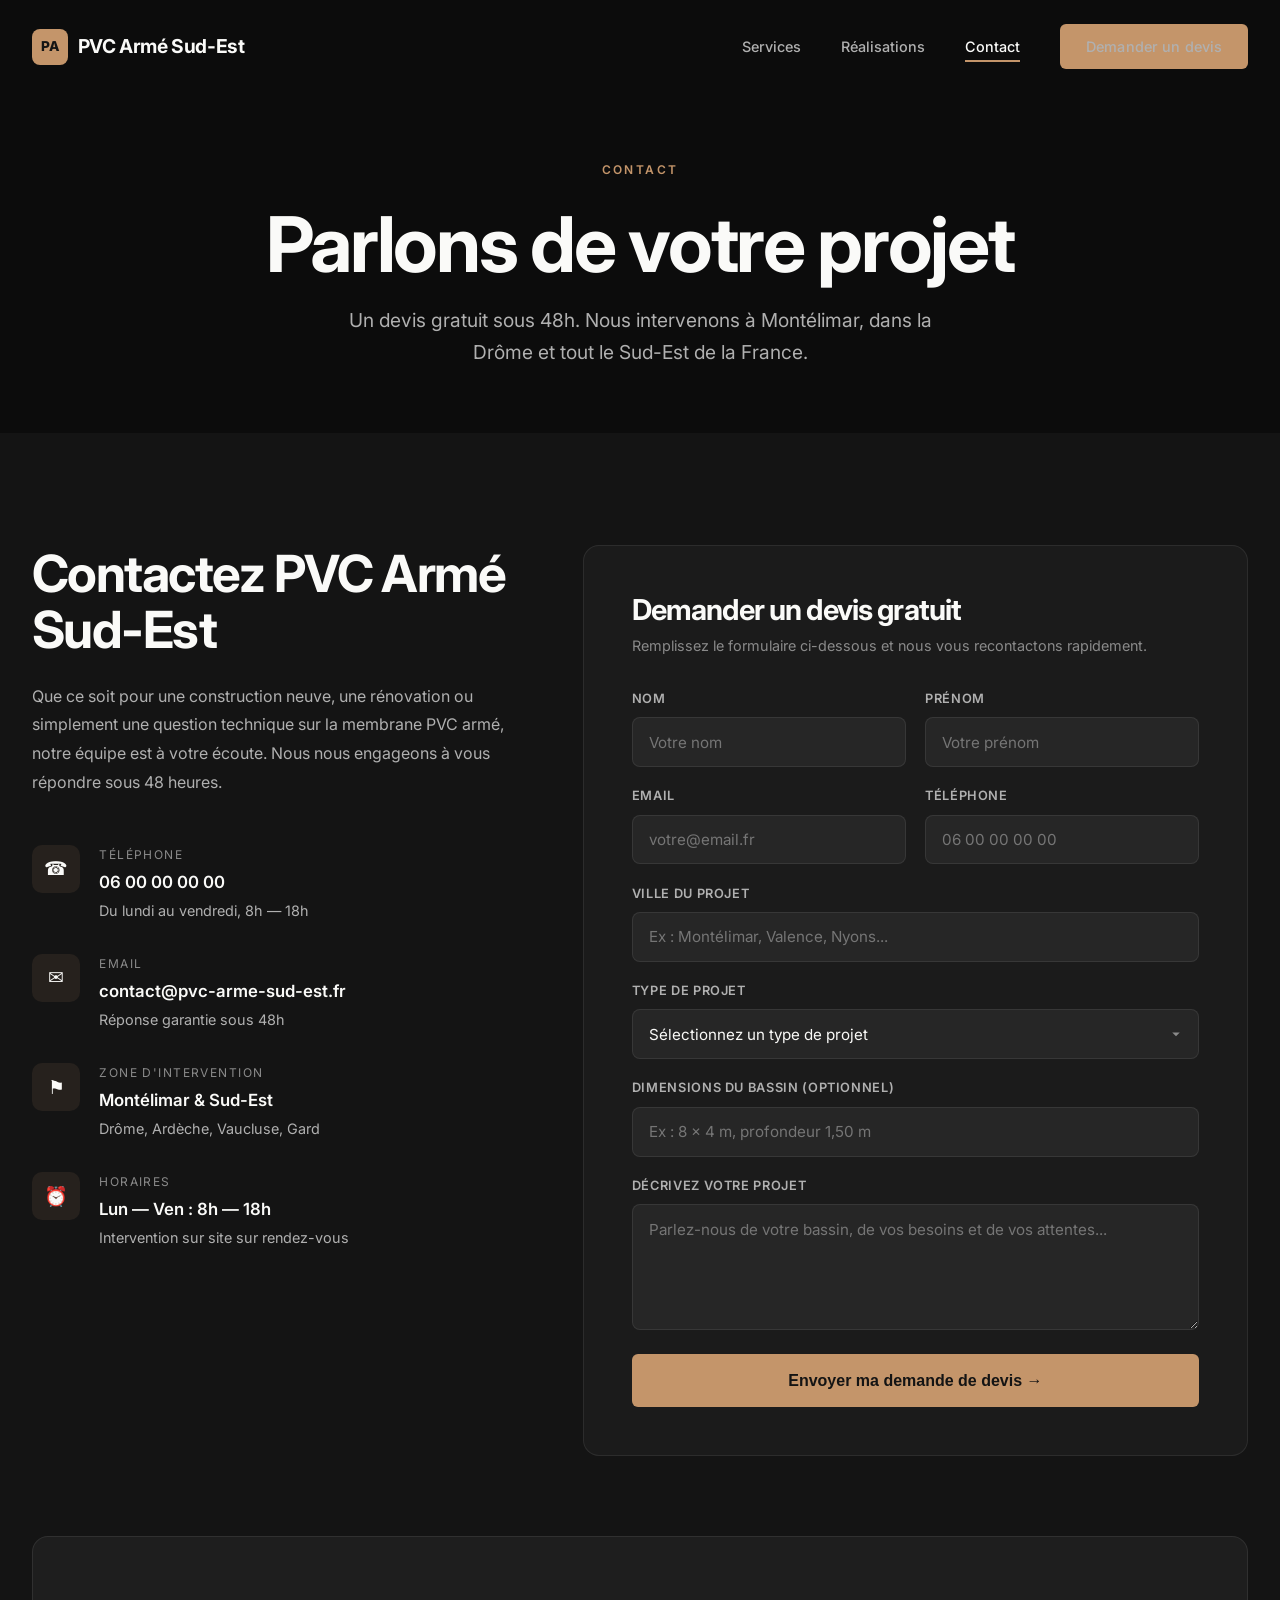
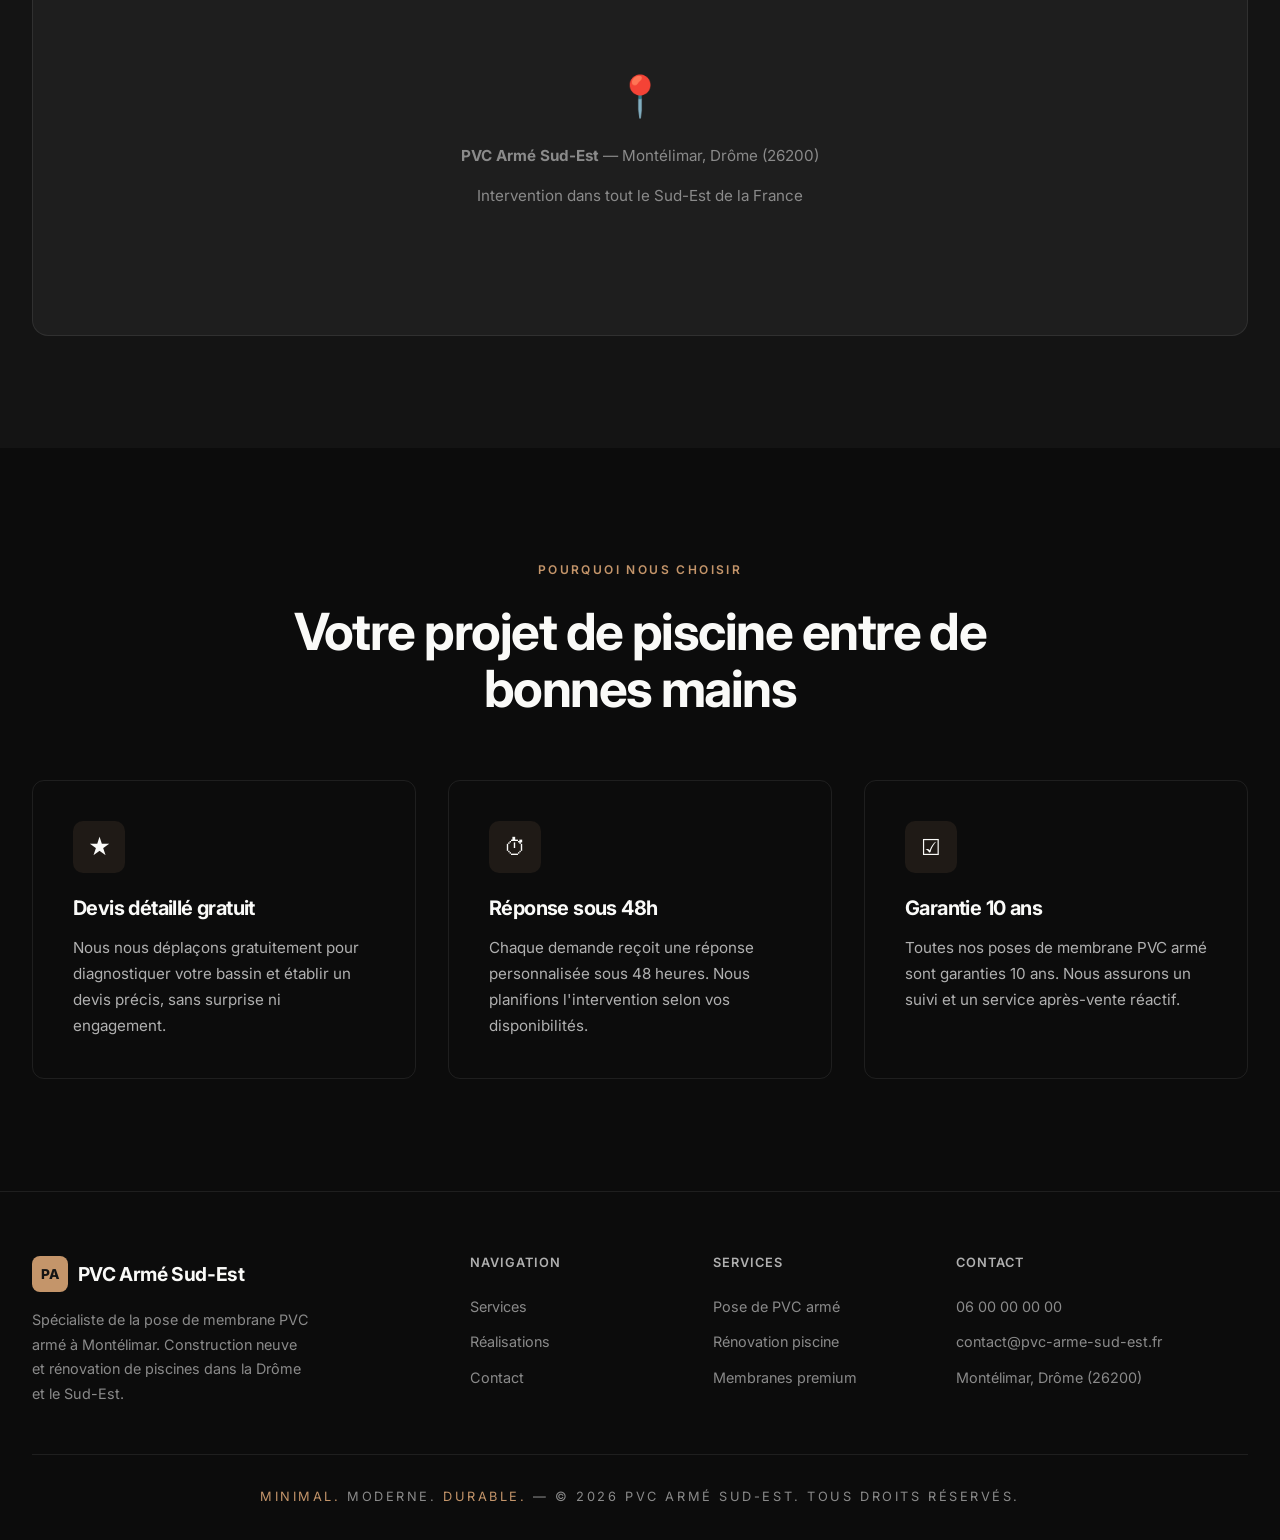
<file: contact.html>
<!DOCTYPE html>
<html lang="fr">
<head>
  <meta charset="UTF-8">
  <meta name="viewport" content="width=device-width, initial-scale=1.0">
  <title>Contact & Devis | PVC Armé Sud-Est — Montélimar, Drôme</title>
  <meta name="description" content="Contactez PVC Armé Sud-Est pour un devis gratuit de pose de membrane PVC armé à Montélimar (Drôme). Réponse sous 48h. Tél : 06 00 00 00 00.">
  <meta name="keywords" content="devis PVC armé, contact pisciniste Montélimar, devis piscine Drôme, pose membrane armée devis, rénovation piscine contact Sud-Est">
  <meta name="author" content="PVC Armé Sud-Est">
  <meta name="robots" content="index, follow">
  <link rel="canonical" href="https://www.pvc-arme-sud-est.fr/contact.html">

  <!-- Favicon -->
  <link rel="icon" type="image/x-icon" href="favicon.ico">
  <link rel="icon" type="image/png" sizes="32x32" href="favicon-32x32.png">
  <link rel="icon" type="image/png" sizes="16x16" href="favicon-16x16.png">
  <link rel="apple-touch-icon" sizes="180x180" href="apple-touch-icon.png">

  <!-- Open Graph -->
  <meta property="og:title" content="Contactez PVC Armé Sud-Est — Devis gratuit sous 48h">
  <meta property="og:description" content="Demandez un devis gratuit pour la pose de membrane PVC armé. Nous intervenons à Montélimar, dans la Drôme et tout le Sud-Est.">
  <meta property="og:type" content="website">
  <meta property="og:url" content="https://www.pvc-arme-sud-est.fr/contact.html">
  <meta property="og:locale" content="fr_FR">
  <meta property="og:site_name" content="PVC Armé Sud-Est">

  <!-- Fonts -->
  <link rel="preconnect" href="https://fonts.googleapis.com">
  <link rel="preconnect" href="https://fonts.gstatic.com" crossorigin>
  <link href="https://fonts.googleapis.com/css2?family=Inter:wght@400;500;600;700;800&display=swap" rel="stylesheet">
  <link rel="stylesheet" href="styles.css">

  <!-- Schema.org JSON-LD : BreadcrumbList -->
  <script type="application/ld+json">
  {
    "@context": "https://schema.org",
    "@type": "BreadcrumbList",
    "itemListElement": [
      {
        "@type": "ListItem",
        "position": 1,
        "name": "Accueil",
        "item": "https://www.pvc-arme-sud-est.fr/"
      },
      {
        "@type": "ListItem",
        "position": 2,
        "name": "Contact",
        "item": "https://www.pvc-arme-sud-est.fr/contact.html"
      }
    ]
  }
  </script>

  <!-- Schema.org JSON-LD : LocalBusiness (Contact) -->
  <script type="application/ld+json">
  {
    "@context": "https://schema.org",
    "@type": "LocalBusiness",
    "name": "PVC Armé Sud-Est",
    "telephone": "+33600000000",
    "email": "contact@pvc-arme-sud-est.fr",
    "url": "https://www.pvc-arme-sud-est.fr",
    "address": {
      "@type": "PostalAddress",
      "streetAddress": "",
      "addressLocality": "Montélimar",
      "addressRegion": "Drôme",
      "postalCode": "26200",
      "addressCountry": "FR"
    },
    "geo": {
      "@type": "GeoCoordinates",
      "latitude": 44.5580,
      "longitude": 4.7510
    },
    "openingHoursSpecification": [
      {
        "@type": "OpeningHoursSpecification",
        "dayOfWeek": ["Monday", "Tuesday", "Wednesday", "Thursday", "Friday"],
        "opens": "08:00",
        "closes": "18:00"
      }
    ],
    "contactPoint": {
      "@type": "ContactPoint",
      "telephone": "+33600000000",
      "contactType": "customer service",
      "availableLanguage": "French"
    }
  }
  </script>
</head>
<body>

  <!-- ===== NAVIGATION ===== -->
  <header>
    <nav class="nav" aria-label="Navigation principale">
      <div class="nav-inner">
        <a href="index.html" class="nav-logo" aria-label="PVC Armé Sud-Est — Accueil">
          <div class="logo-mark" aria-hidden="true">PA</div>
          PVC Armé Sud-Est
        </a>
        <div class="nav-links" id="nav-menu">
          <a href="index.html">Services</a>
          <a href="realisations.html">Réalisations</a>
          <a href="contact.html" class="active">Contact</a>
          <a href="contact.html" class="btn-devis">Demander un devis</a>
        </div>
        <button class="nav-toggle" aria-label="Ouvrir le menu" aria-expanded="false" aria-controls="nav-menu">
          <span></span><span></span><span></span>
        </button>
      </div>
    </nav>
  </header>

  <main>
    <!-- ===== PAGE HERO ===== -->
    <section class="page-hero" aria-label="En-tête contact">
      <div class="container">
        <span class="section-label">Contact</span>
        <h1>Parlons de votre projet</h1>
        <p class="lead">Un devis gratuit sous 48h. Nous intervenons à Montélimar, dans la Drôme et tout le Sud-Est de la France.</p>
      </div>
    </section>

    <!-- ===== CONTACT SECTION ===== -->
    <section class="section section-dark" aria-labelledby="contact-title">
      <div class="container">
        <div class="contact-layout">

          <!-- Infos -->
          <div class="contact-info reveal">
            <h2 id="contact-title">Contactez PVC Armé Sud-Est</h2>
            <p>Que ce soit pour une construction neuve, une rénovation ou simplement une question technique sur la membrane PVC armé, notre équipe est à votre écoute. Nous nous engageons à vous répondre sous 48 heures.</p>

            <div class="contact-details">
              <div class="contact-detail">
                <div class="detail-icon" aria-hidden="true">&#9742;</div>
                <div>
                  <div class="detail-label">Téléphone</div>
                  <a href="tel:+33600000000" class="detail-value">06 00 00 00 00</a>
                  <div class="detail-sub">Du lundi au vendredi, 8h — 18h</div>
                </div>
              </div>
              <div class="contact-detail">
                <div class="detail-icon" aria-hidden="true">&#9993;</div>
                <div>
                  <div class="detail-label">Email</div>
                  <a href="mailto:contact@pvc-arme-sud-est.fr" class="detail-value">contact@pvc-arme-sud-est.fr</a>
                  <div class="detail-sub">Réponse garantie sous 48h</div>
                </div>
              </div>
              <div class="contact-detail">
                <div class="detail-icon" aria-hidden="true">&#9873;</div>
                <div>
                  <div class="detail-label">Zone d'intervention</div>
                  <div class="detail-value">Montélimar & Sud-Est</div>
                  <div class="detail-sub">Drôme, Ardèche, Vaucluse, Gard</div>
                </div>
              </div>
              <div class="contact-detail">
                <div class="detail-icon" aria-hidden="true">&#9200;</div>
                <div>
                  <div class="detail-label">Horaires</div>
                  <div class="detail-value">Lun — Ven : 8h — 18h</div>
                  <div class="detail-sub">Intervention sur site sur rendez-vous</div>
                </div>
              </div>
            </div>
          </div>

          <!-- Form -->
          <div class="contact-form-card reveal reveal-delay-1">
            <h3>Demander un devis gratuit</h3>
            <p>Remplissez le formulaire ci-dessous et nous vous recontactons rapidement.</p>
            <form id="contact-form" aria-label="Formulaire de demande de devis">
              <div class="form-grid">
                <div class="form-group">
                  <label for="nom">Nom</label>
                  <input type="text" id="nom" name="nom" placeholder="Votre nom" required autocomplete="family-name">
                </div>
                <div class="form-group">
                  <label for="prenom">Prénom</label>
                  <input type="text" id="prenom" name="prenom" placeholder="Votre prénom" required autocomplete="given-name">
                </div>
                <div class="form-group">
                  <label for="email">Email</label>
                  <input type="email" id="email" name="email" placeholder="votre@email.fr" required autocomplete="email">
                </div>
                <div class="form-group">
                  <label for="telephone">Téléphone</label>
                  <input type="tel" id="telephone" name="telephone" placeholder="06 00 00 00 00" required autocomplete="tel">
                </div>
                <div class="form-group full-width">
                  <label for="ville">Ville du projet</label>
                  <input type="text" id="ville" name="ville" placeholder="Ex : Montélimar, Valence, Nyons...">
                </div>
                <div class="form-group full-width">
                  <label for="projet">Type de projet</label>
                  <select id="projet" name="projet" required>
                    <option value="" disabled selected>Sélectionnez un type de projet</option>
                    <option value="construction">Construction neuve — Pose de PVC armé</option>
                    <option value="renovation">Rénovation — Remplacement de liner</option>
                    <option value="reparation">Réparation — Fuite ou fissure</option>
                    <option value="autre">Autre demande</option>
                  </select>
                </div>
                <div class="form-group full-width">
                  <label for="dimensions">Dimensions du bassin (optionnel)</label>
                  <input type="text" id="dimensions" name="dimensions" placeholder="Ex : 8 x 4 m, profondeur 1,50 m">
                </div>
                <div class="form-group full-width">
                  <label for="message">Décrivez votre projet</label>
                  <textarea id="message" name="message" placeholder="Parlez-nous de votre bassin, de vos besoins et de vos attentes..." rows="5" required></textarea>
                </div>
              </div>
              <div class="form-submit">
                <button type="submit" class="btn-primary">Envoyer ma demande de devis &rarr;</button>
              </div>
            </form>
          </div>
        </div>

        <!-- Map -->
        <div class="map-section reveal">
          <div class="map-placeholder" role="img" aria-label="Localisation de PVC Armé Sud-Est à Montélimar, Drôme">
            <div class="map-pin" aria-hidden="true">&#128205;</div>
            <p><strong>PVC Armé Sud-Est</strong> — Montélimar, Drôme (26200)</p>
            <p>Intervention dans tout le Sud-Est de la France</p>
          </div>
        </div>
      </div>
    </section>

    <!-- ===== REASSURANCE ===== -->
    <section class="section section-darker" aria-labelledby="reassurance-title">
      <div class="container">
        <div class="section-header centered reveal">
          <span class="section-label">Pourquoi nous choisir</span>
          <h2 id="reassurance-title">Votre projet de piscine entre de bonnes mains</h2>
        </div>
        <div class="expertise-grid">
          <article class="expertise-card reveal">
            <div class="expertise-icon" aria-hidden="true">&#9733;</div>
            <h3>Devis détaillé gratuit</h3>
            <p>Nous nous déplaçons gratuitement pour diagnostiquer votre bassin et établir un devis précis, sans surprise ni engagement.</p>
          </article>
          <article class="expertise-card reveal reveal-delay-1">
            <div class="expertise-icon" aria-hidden="true">&#9201;</div>
            <h3>Réponse sous 48h</h3>
            <p>Chaque demande reçoit une réponse personnalisée sous 48 heures. Nous planifions l'intervention selon vos disponibilités.</p>
          </article>
          <article class="expertise-card reveal reveal-delay-2">
            <div class="expertise-icon" aria-hidden="true">&#9745;</div>
            <h3>Garantie 10 ans</h3>
            <p>Toutes nos poses de membrane PVC armé sont garanties 10 ans. Nous assurons un suivi et un service après-vente réactif.</p>
          </article>
        </div>
      </div>
    </section>
  </main>

  <!-- ===== FOOTER ===== -->
  <footer class="footer">
    <div class="container">
      <div class="footer-grid">
        <div class="footer-brand">
          <div class="nav-logo">
            <div class="logo-mark" aria-hidden="true">PA</div>
            PVC Armé Sud-Est
          </div>
          <p>Spécialiste de la pose de membrane PVC armé à Montélimar. Construction neuve et rénovation de piscines dans la Drôme et le Sud-Est.</p>
        </div>
        <div class="footer-col">
          <h4>Navigation</h4>
          <a href="index.html">Services</a>
          <a href="realisations.html">Réalisations</a>
          <a href="contact.html">Contact</a>
        </div>
        <div class="footer-col">
          <h4>Services</h4>
          <a href="index.html#expertise">Pose de PVC armé</a>
          <a href="index.html#renovation">Rénovation piscine</a>
          <a href="index.html#textures">Membranes premium</a>
        </div>
        <div class="footer-col">
          <h4>Contact</h4>
          <a href="tel:+33600000000">06 00 00 00 00</a>
          <a href="mailto:contact@pvc-arme-sud-est.fr">contact@pvc-arme-sud-est.fr</a>
          <address style="font-style:normal;color:var(--text-muted);font-size:0.9rem;">Montélimar, Drôme (26200)</address>
        </div>
      </div>
      <div class="footer-slogan">
        <span>Minimal.</span> Moderne. <span>Durable.</span> — &copy; 2026 PVC Armé Sud-Est. Tous droits réservés.
      </div>
    </div>
  </footer>

  <script src="script.js"></script>
</body>
</html>
</file>
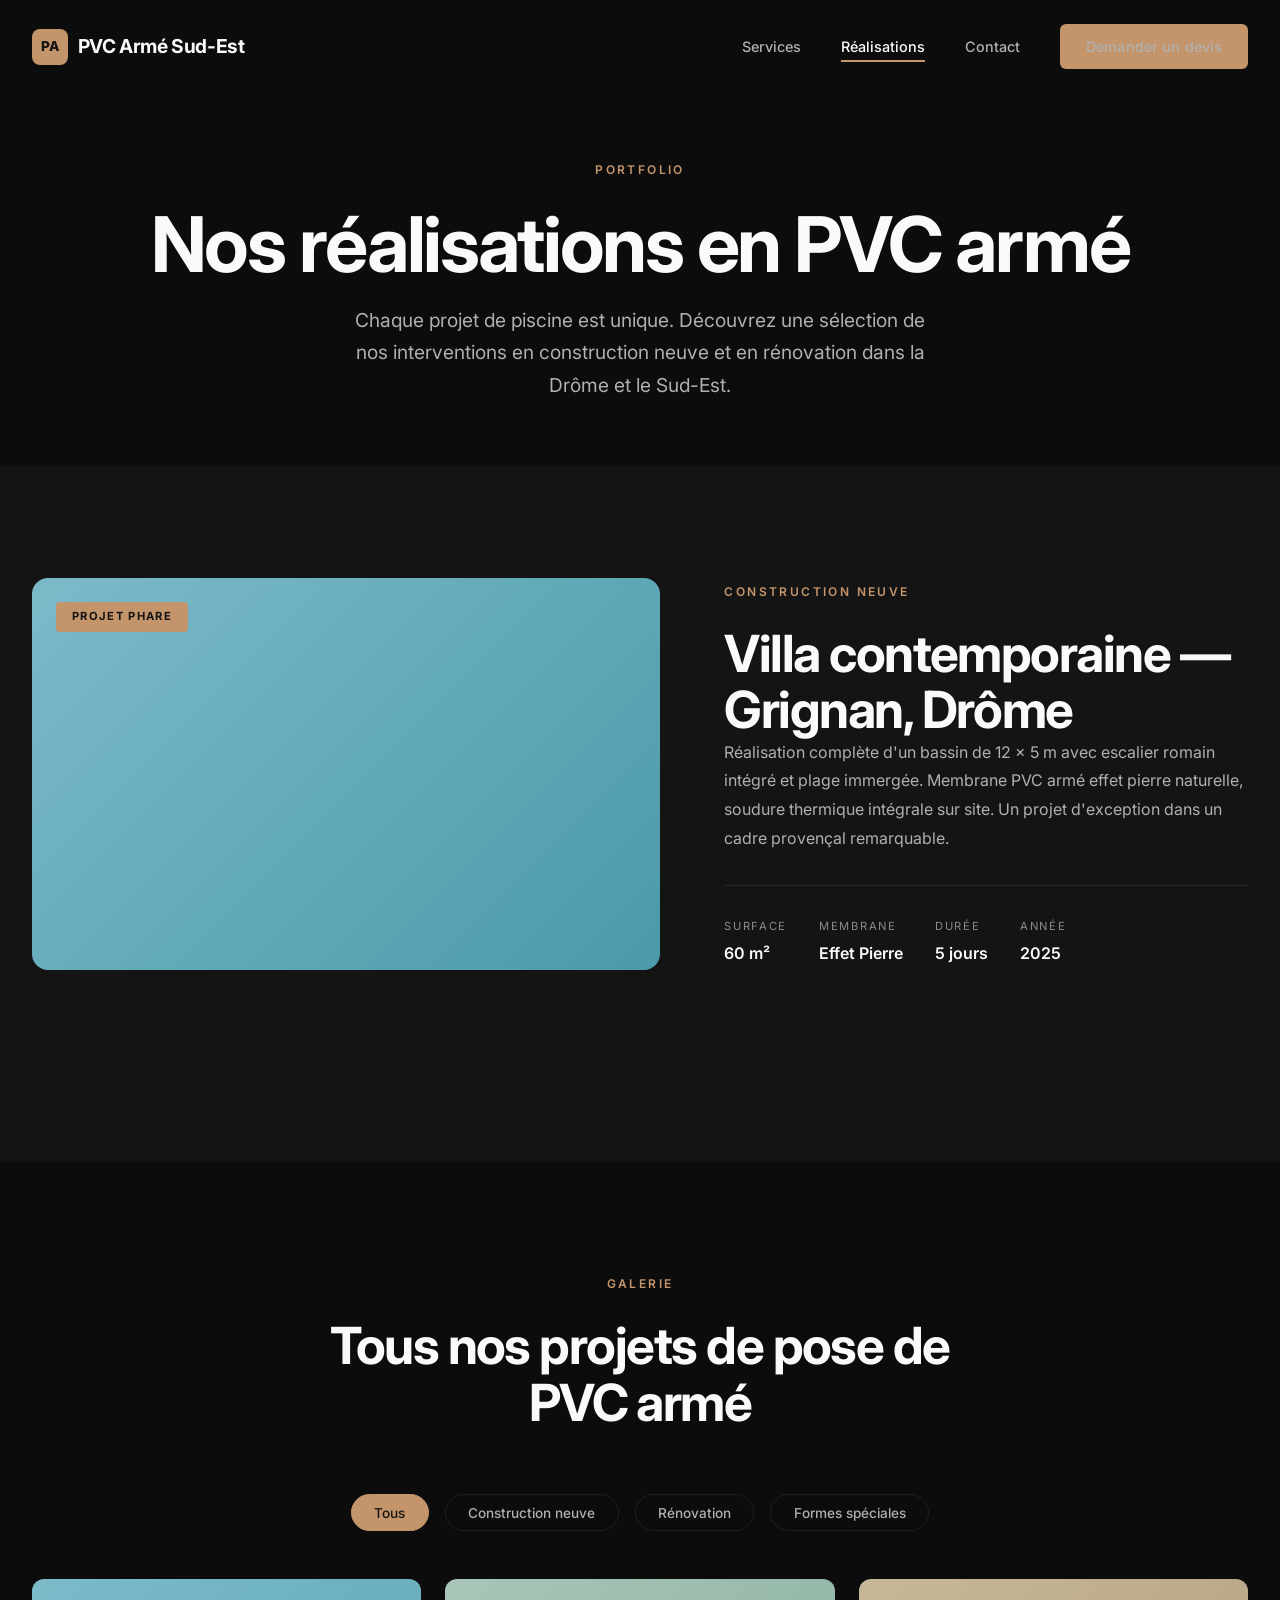
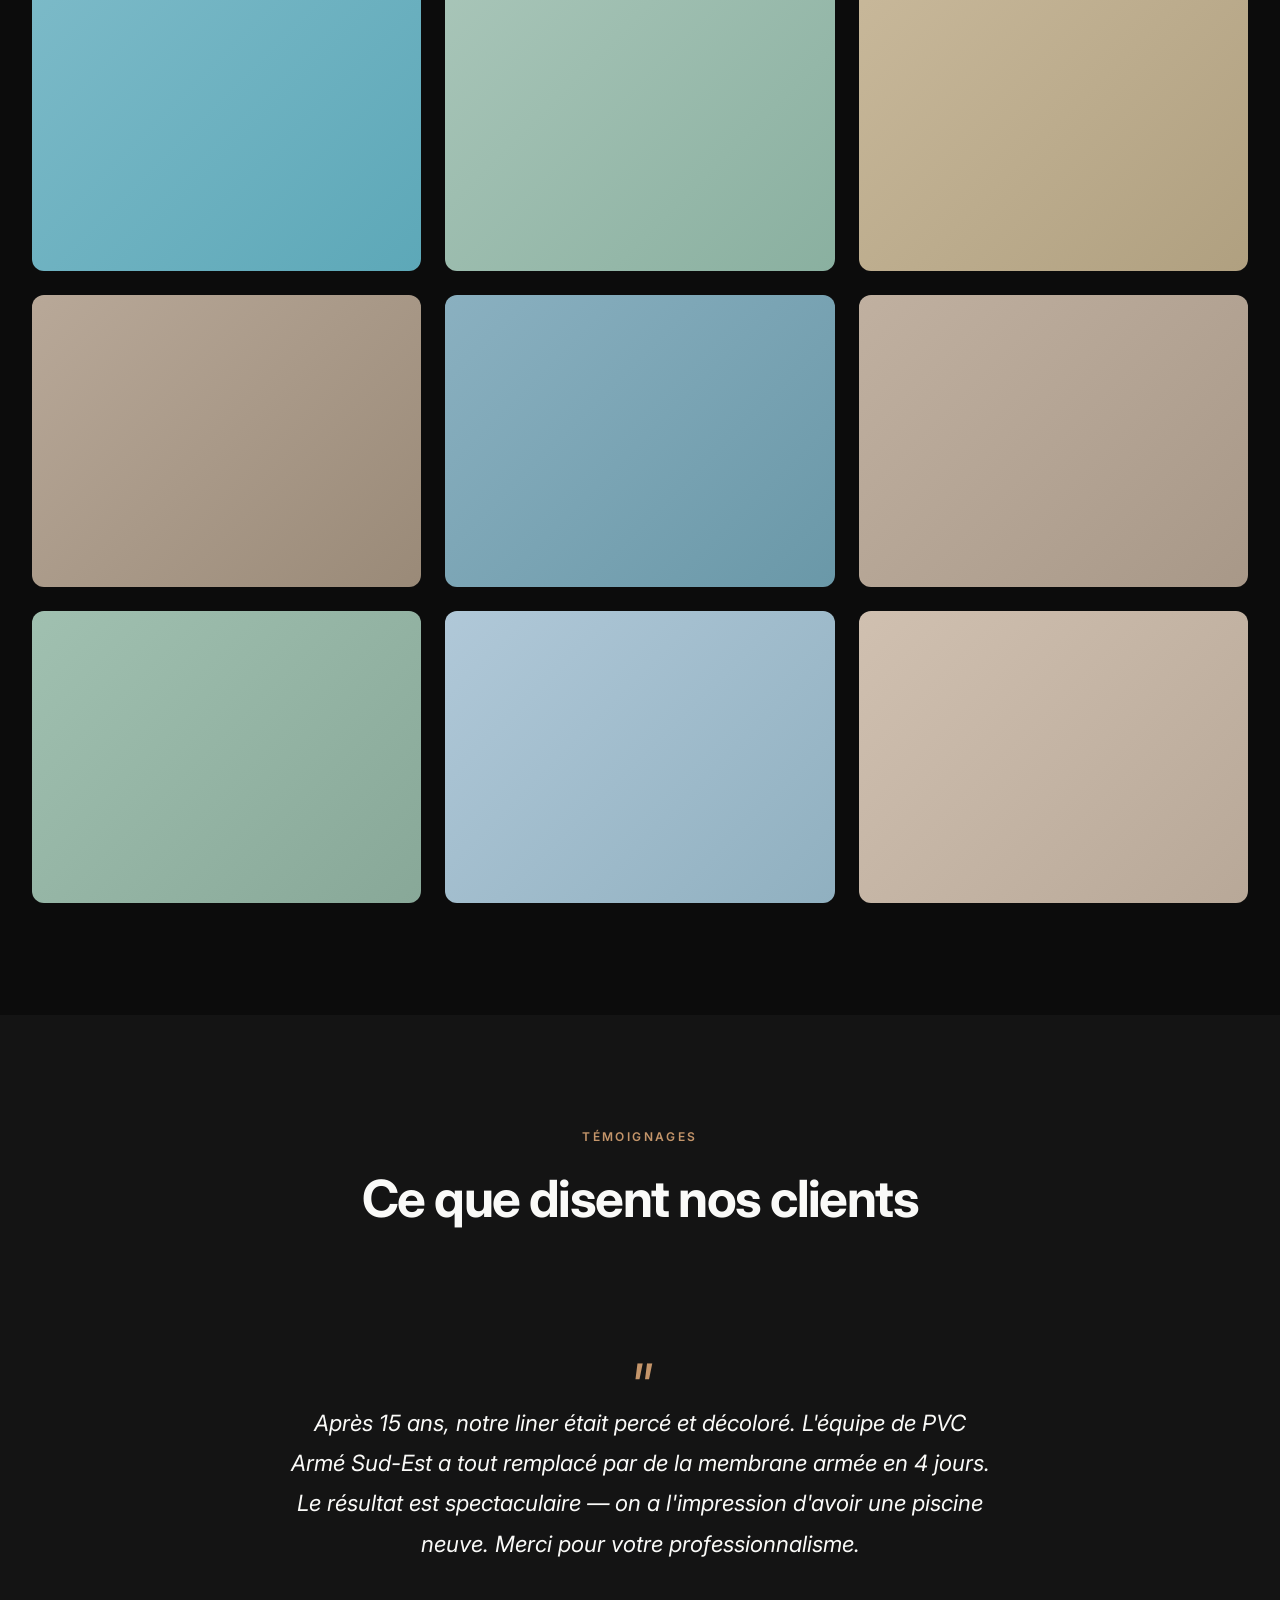
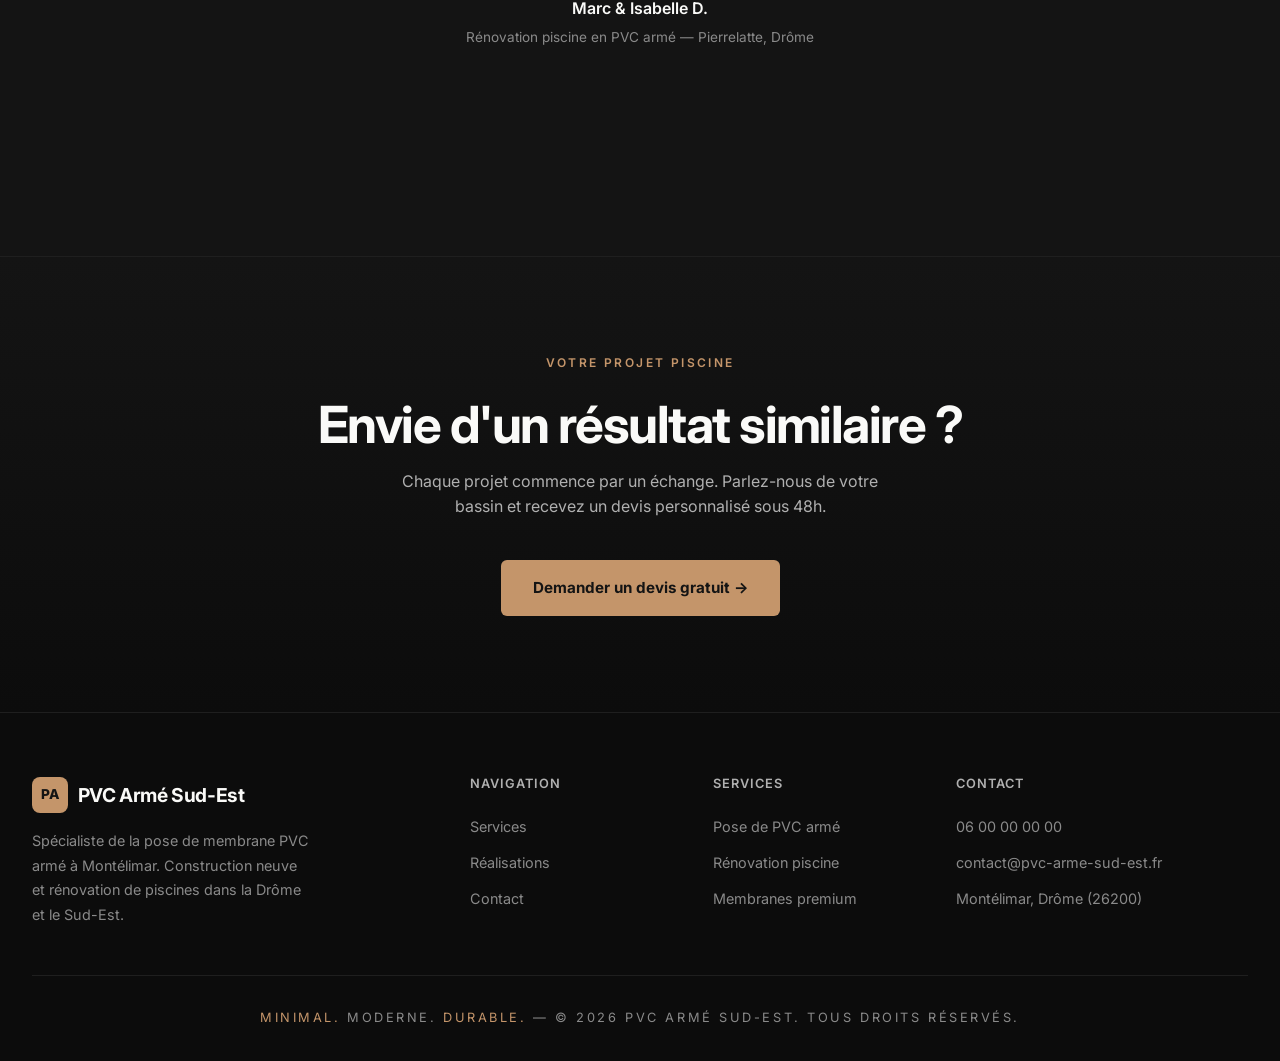
<file: realisations.html>
<!DOCTYPE html>
<html lang="fr">
<head>
  <meta charset="UTF-8">
  <meta name="viewport" content="width=device-width, initial-scale=1.0">
  <title>Réalisations | Pose PVC armé piscine — PVC Armé Sud-Est, Montélimar</title>
  <meta name="description" content="Découvrez nos réalisations en pose de membrane PVC armé : piscines neuves, rénovations et formes spéciales dans la Drôme et le Sud-Est. Photos avant/après.">
  <meta name="keywords" content="réalisations piscine PVC armé, photos piscine membrane armée, avant après rénovation piscine, piscine Montélimar, piscine Drôme, pose liner armé">
  <meta name="author" content="PVC Armé Sud-Est">
  <meta name="robots" content="index, follow">
  <link rel="canonical" href="https://www.pvc-arme-sud-est.fr/realisations.html">

  <!-- Favicon -->
  <link rel="icon" type="image/x-icon" href="favicon.ico">
  <link rel="icon" type="image/png" sizes="32x32" href="favicon-32x32.png">
  <link rel="icon" type="image/png" sizes="16x16" href="favicon-16x16.png">
  <link rel="apple-touch-icon" sizes="180x180" href="apple-touch-icon.png">

  <!-- Open Graph -->
  <meta property="og:title" content="Nos réalisations en PVC armé — PVC Armé Sud-Est">
  <meta property="og:description" content="Galerie de nos projets : construction neuve, rénovation et formes spéciales. Pose de membrane PVC armé dans la Drôme et le Sud-Est.">
  <meta property="og:type" content="website">
  <meta property="og:url" content="https://www.pvc-arme-sud-est.fr/realisations.html">
  <meta property="og:locale" content="fr_FR">
  <meta property="og:site_name" content="PVC Armé Sud-Est">

  <!-- Fonts -->
  <link rel="preconnect" href="https://fonts.googleapis.com">
  <link rel="preconnect" href="https://fonts.gstatic.com" crossorigin>
  <link href="https://fonts.googleapis.com/css2?family=Inter:wght@400;500;600;700;800&display=swap" rel="stylesheet">
  <link rel="stylesheet" href="styles.css">

  <!-- Schema.org JSON-LD : BreadcrumbList -->
  <script type="application/ld+json">
  {
    "@context": "https://schema.org",
    "@type": "BreadcrumbList",
    "itemListElement": [
      {
        "@type": "ListItem",
        "position": 1,
        "name": "Accueil",
        "item": "https://www.pvc-arme-sud-est.fr/"
      },
      {
        "@type": "ListItem",
        "position": 2,
        "name": "Réalisations",
        "item": "https://www.pvc-arme-sud-est.fr/realisations.html"
      }
    ]
  }
  </script>

  <!-- Schema.org JSON-LD : ImageGallery -->
  <script type="application/ld+json">
  {
    "@context": "https://schema.org",
    "@type": "ImageGallery",
    "name": "Réalisations PVC Armé Sud-Est",
    "description": "Galerie de réalisations en pose de membrane PVC armé pour piscines : construction neuve, rénovation et formes spéciales dans la Drôme et le Sud-Est.",
    "author": {
      "@type": "LocalBusiness",
      "name": "PVC Armé Sud-Est"
    }
  }
  </script>
</head>
<body>

  <!-- ===== NAVIGATION ===== -->
  <header>
    <nav class="nav" aria-label="Navigation principale">
      <div class="nav-inner">
        <a href="index.html" class="nav-logo" aria-label="PVC Armé Sud-Est — Accueil">
          <div class="logo-mark" aria-hidden="true">PA</div>
          PVC Armé Sud-Est
        </a>
        <div class="nav-links" id="nav-menu">
          <a href="index.html">Services</a>
          <a href="realisations.html" class="active">Réalisations</a>
          <a href="contact.html">Contact</a>
          <a href="contact.html" class="btn-devis">Demander un devis</a>
        </div>
        <button class="nav-toggle" aria-label="Ouvrir le menu" aria-expanded="false" aria-controls="nav-menu">
          <span></span><span></span><span></span>
        </button>
      </div>
    </nav>
  </header>

  <main>
    <!-- ===== PAGE HERO ===== -->
    <section class="page-hero" aria-label="En-tête de la page réalisations">
      <div class="container">
        <span class="section-label">Portfolio</span>
        <h1>Nos réalisations en PVC armé</h1>
        <p class="lead">Chaque projet de piscine est unique. Découvrez une sélection de nos interventions en construction neuve et en rénovation dans la Drôme et le Sud-Est.</p>
      </div>
    </section>

    <!-- ===== FEATURED PROJECT ===== -->
    <section class="section section-dark" aria-labelledby="featured-title">
      <div class="container">
        <div class="featured-project reveal">
          <div class="featured-visual">
            <div class="featured-badge">Projet phare</div>
          </div>
          <div class="featured-text">
            <span class="section-label">Construction neuve</span>
            <h2 id="featured-title">Villa contemporaine — Grignan, Drôme</h2>
            <p>Réalisation complète d'un bassin de 12 x 5 m avec escalier romain intégré et plage immergée. Membrane PVC armé effet pierre naturelle, soudure thermique intégrale sur site. Un projet d'exception dans un cadre provençal remarquable.</p>
            <div class="featured-meta">
              <div class="meta-item">
                <div class="meta-label">Surface</div>
                <div class="meta-value">60 m²</div>
              </div>
              <div class="meta-item">
                <div class="meta-label">Membrane</div>
                <div class="meta-value">Effet Pierre</div>
              </div>
              <div class="meta-item">
                <div class="meta-label">Durée</div>
                <div class="meta-value">5 jours</div>
              </div>
              <div class="meta-item">
                <div class="meta-label">Année</div>
                <div class="meta-value">2025</div>
              </div>
            </div>
          </div>
        </div>
      </div>
    </section>

    <!-- ===== GALLERY ===== -->
    <section class="section section-darker" aria-labelledby="gallery-title">
      <div class="container">
        <div class="section-header centered reveal">
          <span class="section-label">Galerie</span>
          <h2 id="gallery-title">Tous nos projets de pose de PVC armé</h2>
        </div>

        <div class="gallery-filters reveal" role="group" aria-label="Filtrer les projets">
          <button class="filter-btn active" data-filter="all">Tous</button>
          <button class="filter-btn" data-filter="neuf">Construction neuve</button>
          <button class="filter-btn" data-filter="renovation">Rénovation</button>
          <button class="filter-btn" data-filter="forme">Formes spéciales</button>
        </div>

        <div class="gallery-grid">
          <article class="gallery-item reveal" data-category="neuf">
            <div class="gallery-visual"></div>
            <div class="gallery-hover">
              <h3>Bassin rectangulaire</h3>
              <p>Montélimar — Membrane PVC armé gris clair</p>
            </div>
          </article>
          <article class="gallery-item reveal reveal-delay-1" data-category="renovation">
            <div class="gallery-visual"></div>
            <div class="gallery-hover">
              <h3>Rénovation complète</h3>
              <p>Pierrelatte — Remplacement liner par PVC armé</p>
            </div>
          </article>
          <article class="gallery-item reveal reveal-delay-2" data-category="forme">
            <div class="gallery-visual"></div>
            <div class="gallery-hover">
              <h3>Piscine forme libre</h3>
              <p>Nyons — Membrane effet pierre naturelle</p>
            </div>
          </article>
          <article class="gallery-item reveal" data-category="neuf">
            <div class="gallery-visual"></div>
            <div class="gallery-hover">
              <h3>Couloir de nage</h3>
              <p>Valence — Membrane armée sable</p>
            </div>
          </article>
          <article class="gallery-item reveal reveal-delay-1" data-category="renovation">
            <div class="gallery-visual"></div>
            <div class="gallery-hover">
              <h3>Rénovation escalier romain</h3>
              <p>Grignan — Escalier romain en PVC armé</p>
            </div>
          </article>
          <article class="gallery-item reveal reveal-delay-2" data-category="neuf">
            <div class="gallery-visual"></div>
            <div class="gallery-hover">
              <h3>Bassin à débordement</h3>
              <p>Dieulefit — Membrane marbre blanc</p>
            </div>
          </article>
          <article class="gallery-item reveal" data-category="forme">
            <div class="gallery-visual"></div>
            <div class="gallery-hover">
              <h3>Piscine en L</h3>
              <p>Montélimar — Texture 3D antidérapante</p>
            </div>
          </article>
          <article class="gallery-item reveal reveal-delay-1" data-category="renovation">
            <div class="gallery-visual"></div>
            <div class="gallery-hover">
              <h3>Remise à neuf complète</h3>
              <p>Viviers — Membrane gris anthracite</p>
            </div>
          </article>
          <article class="gallery-item reveal reveal-delay-2" data-category="neuf">
            <div class="gallery-visual"></div>
            <div class="gallery-hover">
              <h3>Mini piscine urbaine</h3>
              <p>Montélimar — PVC armé blanc nacré</p>
            </div>
          </article>
        </div>
      </div>
    </section>

    <!-- ===== TESTIMONIALS ===== -->
    <section class="section section-dark" aria-label="Témoignages clients">
      <div class="container">
        <div class="section-header centered reveal">
          <span class="section-label">Témoignages</span>
          <h2>Ce que disent nos clients</h2>
        </div>
        <div class="testimonial-section reveal">
          <div class="testimonial-card">
            <div class="testimonial-quote">
              Après 15 ans, notre liner était percé et décoloré. L'équipe de PVC Armé Sud-Est a tout remplacé par de la membrane armée en 4 jours. Le résultat est spectaculaire — on a l'impression d'avoir une piscine neuve. Merci pour votre professionnalisme.
            </div>
            <div class="testimonial-author">Marc & Isabelle D.</div>
            <div class="testimonial-role">Rénovation piscine en PVC armé — Pierrelatte, Drôme</div>
          </div>
        </div>
      </div>
    </section>

    <!-- ===== CTA ===== -->
    <section class="cta-section" aria-label="Demander un devis">
      <div class="container reveal">
        <span class="section-label">Votre projet piscine</span>
        <h2>Envie d'un résultat similaire ?</h2>
        <p>Chaque projet commence par un échange. Parlez-nous de votre bassin et recevez un devis personnalisé sous 48h.</p>
        <a href="contact.html" class="btn-primary">Demander un devis gratuit &rarr;</a>
      </div>
    </section>
  </main>

  <!-- ===== FOOTER ===== -->
  <footer class="footer">
    <div class="container">
      <div class="footer-grid">
        <div class="footer-brand">
          <div class="nav-logo">
            <div class="logo-mark" aria-hidden="true">PA</div>
            PVC Armé Sud-Est
          </div>
          <p>Spécialiste de la pose de membrane PVC armé à Montélimar. Construction neuve et rénovation de piscines dans la Drôme et le Sud-Est.</p>
        </div>
        <div class="footer-col">
          <h4>Navigation</h4>
          <a href="index.html">Services</a>
          <a href="realisations.html">Réalisations</a>
          <a href="contact.html">Contact</a>
        </div>
        <div class="footer-col">
          <h4>Services</h4>
          <a href="index.html#expertise">Pose de PVC armé</a>
          <a href="index.html#renovation">Rénovation piscine</a>
          <a href="index.html#textures">Membranes premium</a>
        </div>
        <div class="footer-col">
          <h4>Contact</h4>
          <a href="tel:+33600000000">06 00 00 00 00</a>
          <a href="mailto:contact@pvc-arme-sud-est.fr">contact@pvc-arme-sud-est.fr</a>
          <address style="font-style:normal;color:var(--text-muted);font-size:0.9rem;">Montélimar, Drôme (26200)</address>
        </div>
      </div>
      <div class="footer-slogan">
        <span>Minimal.</span> Moderne. <span>Durable.</span> — &copy; 2026 PVC Armé Sud-Est. Tous droits réservés.
      </div>
    </div>
  </footer>

  <script src="script.js"></script>
</body>
</html>
</file>
<file: styles.css>
/* ===== RESET & BASE ===== */
*, *::before, *::after {
  margin: 0;
  padding: 0;
  box-sizing: border-box;
}

:root {
  --bg-dark: #141414;
  --bg-darker: #0C0C0C;
  --bg-light: #F7F4F0;
  --bg-warm: #EDE8E1;
  --accent: #C4956A;
  --accent-light: #D4A97A;
  --accent-dark: #A07A55;
  --text-light: #FAFAF8;
  --text-dark: #1A1A1A;
  --text-muted: #8A8A8A;
  --text-muted-light: #B0B0B0;
  --border-dark: rgba(255,255,255,0.08);
  --border-light: rgba(0,0,0,0.08);
  --transition: 0.4s cubic-bezier(0.25, 0.46, 0.45, 0.94);
}

html {
  scroll-behavior: smooth;
  font-size: 16px;
}

body {
  font-family: 'Inter', -apple-system, BlinkMacSystemFont, 'Segoe UI', sans-serif;
  color: var(--text-light);
  background: var(--bg-dark);
  line-height: 1.6;
  overflow-x: hidden;
  -webkit-font-smoothing: antialiased;
  -moz-osx-font-smoothing: grayscale;
}

a {
  text-decoration: none;
  color: inherit;
}

img {
  max-width: 100%;
  display: block;
}

ul { list-style: none; }

.container {
  max-width: 1280px;
  margin: 0 auto;
  padding: 0 2rem;
}

/* ===== TYPOGRAPHY ===== */
h1, h2, h3, h4 {
  font-weight: 700;
  line-height: 1.1;
  letter-spacing: -0.03em;
}

h1 { font-size: clamp(2.8rem, 6vw, 5.5rem); }
h2 { font-size: clamp(2rem, 4vw, 3.5rem); }
h3 { font-size: clamp(1.3rem, 2.5vw, 1.8rem); }
h4 { font-size: 1.1rem; letter-spacing: 0.08em; text-transform: uppercase; font-weight: 600; }

p.lead {
  font-size: clamp(1.05rem, 1.5vw, 1.25rem);
  line-height: 1.7;
  color: var(--text-muted-light);
}

.section-label {
  font-size: 0.75rem;
  letter-spacing: 0.2em;
  text-transform: uppercase;
  color: var(--accent);
  font-weight: 600;
  margin-bottom: 1.5rem;
  display: block;
}

/* ===== NAVIGATION ===== */
.nav {
  position: fixed;
  top: 0;
  left: 0;
  width: 100%;
  z-index: 1000;
  padding: 1.5rem 0;
  transition: var(--transition);
}

.nav.scrolled {
  background: rgba(12, 12, 12, 0.95);
  backdrop-filter: blur(20px);
  -webkit-backdrop-filter: blur(20px);
  padding: 1rem 0;
  border-bottom: 1px solid var(--border-dark);
}

.nav-inner {
  display: flex;
  align-items: center;
  justify-content: space-between;
  max-width: 1280px;
  margin: 0 auto;
  padding: 0 2rem;
}

.nav-logo {
  font-size: 1.2rem;
  font-weight: 700;
  letter-spacing: -0.02em;
  color: var(--text-light);
  display: flex;
  align-items: center;
  gap: 0.6rem;
}

.nav-logo .logo-mark {
  width: 36px;
  height: 36px;
  background: var(--accent);
  border-radius: 8px;
  display: flex;
  align-items: center;
  justify-content: center;
  font-weight: 800;
  font-size: 0.85rem;
  color: var(--bg-dark);
}

.nav-links {
  display: flex;
  align-items: center;
  gap: 2.5rem;
}

.nav-links a {
  font-size: 0.9rem;
  font-weight: 500;
  color: var(--text-muted-light);
  transition: color 0.3s;
  position: relative;
}

.nav-links a:hover,
.nav-links a.active {
  color: var(--text-light);
}

.nav-links a.active::after {
  content: '';
  position: absolute;
  bottom: -4px;
  left: 0;
  width: 100%;
  height: 2px;
  background: var(--accent);
}

.btn-devis {
  background: var(--accent);
  color: var(--bg-dark);
  padding: 0.7rem 1.6rem;
  border-radius: 6px;
  font-weight: 600;
  font-size: 0.9rem;
  transition: var(--transition);
  border: none;
  cursor: pointer;
  letter-spacing: 0.01em;
}

.btn-devis:hover {
  background: var(--accent-light);
  transform: translateY(-1px);
}

/* Mobile menu */
.nav-toggle {
  display: none;
  flex-direction: column;
  gap: 5px;
  background: none;
  border: none;
  cursor: pointer;
  padding: 4px;
}

.nav-toggle span {
  width: 24px;
  height: 2px;
  background: var(--text-light);
  transition: var(--transition);
}

/* ===== EXPANSION HERO ===== */
.expansion-hero {
  position: relative;
  width: 100%;
  height: 100vh;
  height: 100dvh;
  display: flex;
  align-items: center;
  justify-content: center;
  overflow: hidden;
  background: #0A0A0A;
}

.expansion-bg {
  position: absolute;
  inset: 0;
  z-index: 0;
  background: radial-gradient(ellipse at 50% 35%, #1e1914 0%, #0a0a0a 70%);
  will-change: opacity;
}

.expansion-media {
  position: absolute;
  top: 50%;
  left: 50%;
  transform: translate(-50%, -50%);
  z-index: 1;
  overflow: hidden;
  border-radius: 16px;
  box-shadow: 0 0 50px rgba(0,0,0,0.3);
  width: 340px;
  height: 440px;
  will-change: width, height, border-radius, box-shadow;
}

.expansion-media img {
  width: 100%;
  height: 100%;
  object-fit: cover;
  display: block;
}

.expansion-media-overlay {
  position: absolute;
  inset: 0;
  background: rgba(12, 12, 12, 0.45);
  pointer-events: none;
  will-change: opacity;
}

.expansion-titles {
  position: absolute;
  top: 50%;
  left: 50%;
  transform: translate(-50%, -50%);
  z-index: 2;
  display: flex;
  flex-direction: column;
  align-items: center;
  gap: 0.5rem;
  mix-blend-mode: difference;
  pointer-events: none;
  width: 100%;
}

.expansion-title-line {
  font-size: clamp(2.2rem, 5.5vw, 4.8rem);
  font-weight: 800;
  color: #E8DDD0;
  letter-spacing: -0.03em;
  line-height: 1.1;
  white-space: nowrap;
  will-change: transform;
}

.expansion-accent {
  color: var(--accent-light);
}

.expansion-content {
  position: absolute;
  bottom: 5rem;
  left: 0;
  right: 0;
  z-index: 3;
  max-width: 1280px;
  margin: 0 auto;
  padding: 0 2rem;
  opacity: 0;
  transform: translateY(20px);
  transition: opacity 0.7s ease, transform 0.7s ease;
  pointer-events: none;
}

.expansion-content.visible {
  opacity: 1;
  transform: translateY(0);
  pointer-events: auto;
}

.expansion-content .lead {
  max-width: 600px;
  margin-bottom: 2rem;
}

.expansion-hint {
  position: absolute;
  bottom: 2rem;
  right: 2rem;
  z-index: 3;
  display: flex;
  flex-direction: column;
  align-items: center;
  gap: 0.5rem;
  will-change: opacity;
}

.expansion-hint span {
  font-size: 0.7rem;
  letter-spacing: 0.15em;
  text-transform: uppercase;
  color: var(--text-muted);
  writing-mode: vertical-rl;
}

.expansion-hint-line {
  width: 1px;
  height: 60px;
  background: linear-gradient(to bottom, var(--accent), transparent);
  animation: scrollPulse 2s ease-in-out infinite;
}

#page-content {
  opacity: 0;
  transition: opacity 0.6s ease;
}

#page-content.visible {
  opacity: 1;
}

@media (max-width: 768px) {
  .expansion-media {
    width: 260px;
    height: 320px;
  }
  .expansion-content {
    bottom: 3rem;
  }
}

/* ===== HERO (legacy) ===== */
.hero {
  position: relative;
  min-height: 100vh;
  display: flex;
  align-items: flex-end;
  padding-bottom: 6rem;
  overflow: hidden;
}

.hero-bg {
  position: absolute;
  inset: 0;
  background:
    linear-gradient(180deg,
      rgba(12,12,12,0.2) 0%,
      rgba(12,12,12,0.4) 50%,
      rgba(20,20,20,1) 100%),
    url('https://images.unsplash.com/photo-1572331165267-854da2b021b1?w=1920&q=80') center/cover no-repeat;
}

.hero-content {
  position: relative;
  z-index: 2;
  max-width: 800px;
}

.hero-content h1 {
  margin-bottom: 1.5rem;
}

.hero-content h1 span {
  color: var(--accent);
}

.hero-content .lead {
  max-width: 600px;
  margin-bottom: 2.5rem;
}

.hero-buttons {
  display: flex;
  gap: 1rem;
  flex-wrap: wrap;
}

.btn-primary {
  background: var(--accent);
  color: var(--bg-dark);
  padding: 1rem 2rem;
  border-radius: 6px;
  font-weight: 700;
  font-size: 0.95rem;
  transition: var(--transition);
  display: inline-flex;
  align-items: center;
  gap: 0.5rem;
  border: none;
  cursor: pointer;
}

.btn-primary:hover {
  background: var(--accent-light);
  transform: translateY(-2px);
}

.btn-secondary {
  background: transparent;
  color: var(--text-light);
  padding: 1rem 2rem;
  border-radius: 6px;
  font-weight: 600;
  font-size: 0.95rem;
  border: 1px solid rgba(255,255,255,0.2);
  transition: var(--transition);
  display: inline-flex;
  align-items: center;
  gap: 0.5rem;
  cursor: pointer;
}

.btn-secondary:hover {
  border-color: var(--accent);
  color: var(--accent);
}

/* Hero scroll indicator */
.scroll-indicator {
  position: absolute;
  bottom: 2rem;
  right: 2rem;
  display: flex;
  flex-direction: column;
  align-items: center;
  gap: 0.5rem;
  z-index: 2;
}

.scroll-indicator span {
  font-size: 0.7rem;
  letter-spacing: 0.15em;
  text-transform: uppercase;
  color: var(--text-muted);
  writing-mode: vertical-rl;
}

.scroll-line {
  width: 1px;
  height: 60px;
  background: linear-gradient(to bottom, var(--accent), transparent);
  animation: scrollPulse 2s ease-in-out infinite;
}

@keyframes scrollPulse {
  0%, 100% { opacity: 1; transform: scaleY(1); }
  50% { opacity: 0.5; transform: scaleY(0.6); }
}

/* ===== STATS BAR ===== */
.stats-bar {
  border-top: 1px solid var(--border-dark);
  border-bottom: 1px solid var(--border-dark);
  padding: 3rem 0;
}

.stats-grid {
  display: grid;
  grid-template-columns: repeat(4, 1fr);
  gap: 2rem;
  text-align: center;
}

.stat-item .stat-number {
  font-size: clamp(2rem, 3vw, 3rem);
  font-weight: 800;
  color: var(--accent);
  letter-spacing: -0.03em;
}

.stat-item .stat-label {
  font-size: 0.85rem;
  color: var(--text-muted);
  margin-top: 0.3rem;
}

/* ===== SECTIONS ===== */
.section {
  padding: 7rem 0;
}

.section-dark {
  background: var(--bg-dark);
}

.section-darker {
  background: var(--bg-darker);
}

.section-light {
  background: var(--bg-light);
  color: var(--text-dark);
}

.section-light .section-label {
  color: var(--accent-dark);
}

.section-light p.lead {
  color: #666;
}

.section-header {
  max-width: 700px;
  margin-bottom: 4rem;
}

.section-header.centered {
  text-align: center;
  margin-left: auto;
  margin-right: auto;
}

/* ===== EXPERTISE SECTION ===== */
.expertise-grid {
  display: grid;
  grid-template-columns: repeat(3, 1fr);
  gap: 2rem;
}

.expertise-card {
  padding: 2.5rem;
  border: 1px solid var(--border-dark);
  border-radius: 12px;
  transition: var(--transition);
  position: relative;
  overflow: hidden;
}

.expertise-card::before {
  content: '';
  position: absolute;
  top: 0;
  left: 0;
  width: 100%;
  height: 3px;
  background: var(--accent);
  transform: scaleX(0);
  transform-origin: left;
  transition: transform 0.5s ease;
}

.expertise-card:hover::before {
  transform: scaleX(1);
}

.expertise-card:hover {
  border-color: rgba(196, 149, 106, 0.3);
  transform: translateY(-4px);
}

.expertise-icon {
  width: 52px;
  height: 52px;
  background: rgba(196, 149, 106, 0.1);
  border-radius: 10px;
  display: flex;
  align-items: center;
  justify-content: center;
  margin-bottom: 1.5rem;
  font-size: 1.4rem;
}

.expertise-card h3 {
  margin-bottom: 1rem;
  font-size: 1.25rem;
}

.expertise-card p {
  color: var(--text-muted-light);
  font-size: 0.95rem;
  line-height: 1.7;
}

/* ===== RENOVATION / AVANT-APRES ===== */
.renovation-layout {
  display: grid;
  grid-template-columns: 1fr 1fr;
  gap: 4rem;
  align-items: center;
}

.renovation-text h2 {
  margin-bottom: 1.5rem;
}

.renovation-text p {
  color: var(--text-muted-light);
  margin-bottom: 1.5rem;
  line-height: 1.8;
}

.renovation-features {
  margin-top: 2rem;
  display: flex;
  flex-direction: column;
  gap: 1rem;
}

.renovation-feature {
  display: flex;
  align-items: center;
  gap: 1rem;
  font-size: 0.95rem;
  color: var(--text-muted-light);
}

.renovation-feature .check {
  width: 28px;
  height: 28px;
  background: rgba(196, 149, 106, 0.15);
  border-radius: 50%;
  display: flex;
  align-items: center;
  justify-content: center;
  color: var(--accent);
  font-size: 0.85rem;
  flex-shrink: 0;
}

/* Before/After Slider */
.ba-slider {
  position: relative;
  border-radius: 16px;
  overflow: hidden;
  aspect-ratio: 4/3;
  cursor: col-resize;
  user-select: none;
}

.ba-slider .ba-image {
  position: absolute;
  inset: 0;
  background-size: cover;
  background-position: center;
}

.ba-slider .ba-before {
  background:
    linear-gradient(135deg, #8B7355 0%, #6B5B45 50%, #5A4A38 100%);
  z-index: 1;
}

.ba-slider .ba-before::after {
  content: 'AVANT';
  position: absolute;
  top: 1.5rem;
  left: 1.5rem;
  font-size: 0.75rem;
  font-weight: 700;
  letter-spacing: 0.15em;
  background: rgba(0,0,0,0.5);
  padding: 0.4rem 0.8rem;
  border-radius: 4px;
  z-index: 5;
}

.ba-slider .ba-after {
  background:
    linear-gradient(135deg, #A8D5E2 0%, #7CBAC8 50%, #5DA8B8 100%);
  z-index: 0;
}

.ba-slider .ba-after::after {
  content: 'APRÈS';
  position: absolute;
  top: 1.5rem;
  right: 1.5rem;
  font-size: 0.75rem;
  font-weight: 700;
  letter-spacing: 0.15em;
  background: rgba(0,0,0,0.5);
  padding: 0.4rem 0.8rem;
  border-radius: 4px;
}

.ba-slider .ba-before {
  clip-path: inset(0 50% 0 0);
}

.ba-handle {
  position: absolute;
  top: 0;
  left: 50%;
  width: 3px;
  height: 100%;
  background: white;
  z-index: 10;
  transform: translateX(-50%);
  pointer-events: none;
}

.ba-handle::after {
  content: '⟨ ⟩';
  position: absolute;
  top: 50%;
  left: 50%;
  transform: translate(-50%, -50%);
  width: 44px;
  height: 44px;
  background: white;
  border-radius: 50%;
  display: flex;
  align-items: center;
  justify-content: center;
  color: var(--bg-dark);
  font-size: 0.8rem;
  font-weight: 700;
  letter-spacing: 2px;
  box-shadow: 0 4px 20px rgba(0,0,0,0.3);
}

/* ===== TEXTURES GRID ===== */
.textures-grid {
  display: grid;
  grid-template-columns: repeat(3, 1fr);
  gap: 2rem;
}

.texture-card {
  position: relative;
  border-radius: 16px;
  overflow: hidden;
  aspect-ratio: 3/4;
  cursor: pointer;
  group: true;
}

.texture-visual {
  position: absolute;
  inset: 0;
  transition: transform 0.6s ease;
}

.texture-card:hover .texture-visual {
  transform: scale(1.05);
}

.texture-visual.pierre {
  background:
    repeating-linear-gradient(
      0deg,
      #C8B89A 0px,
      #C8B89A 2px,
      #BBA987 2px,
      #BBA987 25px,
      #C8B89A 25px,
      #C8B89A 27px,
      #D4C4A8 27px,
      #D4C4A8 50px
    );
}

.texture-visual.marbre {
  background:
    linear-gradient(125deg, #E8E0D5 0%, #D5CBC0 25%, #E0D8CD 50%, #C8BDB2 75%, #E5DDD2 100%);
}

.texture-visual.texture3d {
  background:
    radial-gradient(circle at 30% 30%, #B0A090 0%, #9A8A78 30%, #8A7A68 60%, #7A6A58 100%);
  background-size: 60px 60px;
}

.texture-overlay {
  position: absolute;
  inset: 0;
  background: linear-gradient(180deg, transparent 40%, rgba(12,12,12,0.9) 100%);
  z-index: 1;
}

.texture-info {
  position: absolute;
  bottom: 0;
  left: 0;
  right: 0;
  padding: 2rem;
  z-index: 2;
}

.texture-info h3 {
  font-size: 1.4rem;
  margin-bottom: 0.5rem;
}

.texture-info p {
  font-size: 0.9rem;
  color: var(--text-muted-light);
}

.texture-tag {
  display: inline-block;
  background: rgba(196, 149, 106, 0.2);
  color: var(--accent);
  font-size: 0.7rem;
  font-weight: 600;
  letter-spacing: 0.1em;
  text-transform: uppercase;
  padding: 0.3rem 0.7rem;
  border-radius: 4px;
  margin-bottom: 0.8rem;
}

/* ===== PROCESS SECTION ===== */
.process-grid {
  display: grid;
  grid-template-columns: repeat(4, 1fr);
  gap: 2rem;
  counter-reset: step;
}

.process-step {
  padding: 2rem;
  position: relative;
}

.process-step::before {
  counter-increment: step;
  content: counter(step, decimal-leading-zero);
  font-size: 3.5rem;
  font-weight: 800;
  color: rgba(196, 149, 106, 0.15);
  letter-spacing: -0.03em;
  line-height: 1;
  display: block;
  margin-bottom: 1.5rem;
}

.process-step h3 {
  font-size: 1.1rem;
  margin-bottom: 0.8rem;
}

.process-step p {
  font-size: 0.9rem;
  color: var(--text-muted-light);
  line-height: 1.7;
}

/* ===== REALISATIONS PAGE ===== */
.page-hero {
  padding: 10rem 0 4rem;
  text-align: center;
  background: var(--bg-darker);
}

.page-hero h1 {
  margin-bottom: 1rem;
}

.page-hero p.lead {
  max-width: 600px;
  margin: 0 auto;
}

.gallery-filters {
  display: flex;
  justify-content: center;
  gap: 1rem;
  margin-bottom: 3rem;
  flex-wrap: wrap;
}

.filter-btn {
  padding: 0.6rem 1.4rem;
  border-radius: 100px;
  border: 1px solid var(--border-dark);
  background: transparent;
  color: var(--text-muted-light);
  font-size: 0.85rem;
  font-weight: 500;
  cursor: pointer;
  transition: var(--transition);
  font-family: inherit;
}

.filter-btn:hover,
.filter-btn.active {
  background: var(--accent);
  color: var(--bg-dark);
  border-color: var(--accent);
}

.gallery-grid {
  display: grid;
  grid-template-columns: repeat(3, 1fr);
  gap: 1.5rem;
}

.gallery-item {
  position: relative;
  border-radius: 12px;
  overflow: hidden;
  aspect-ratio: 4/3;
  cursor: pointer;
}

.gallery-item .gallery-visual {
  position: absolute;
  inset: 0;
  transition: transform 0.6s ease;
}

.gallery-item:hover .gallery-visual {
  transform: scale(1.05);
}

.gallery-item:nth-child(1) .gallery-visual { background: linear-gradient(135deg, #7CBAC8 0%, #5DA8B8 100%); }
.gallery-item:nth-child(2) .gallery-visual { background: linear-gradient(135deg, #A8C5B8 0%, #8AB0A0 100%); }
.gallery-item:nth-child(3) .gallery-visual { background: linear-gradient(135deg, #C8B89A 0%, #B0A080 100%); }
.gallery-item:nth-child(4) .gallery-visual { background: linear-gradient(135deg, #B8A898 0%, #9A8A78 100%); }
.gallery-item:nth-child(5) .gallery-visual { background: linear-gradient(135deg, #8AB0C0 0%, #6A98A8 100%); }
.gallery-item:nth-child(6) .gallery-visual { background: linear-gradient(135deg, #C0B0A0 0%, #A89888 100%); }
.gallery-item:nth-child(7) .gallery-visual { background: linear-gradient(135deg, #A0C0B0 0%, #88A898 100%); }
.gallery-item:nth-child(8) .gallery-visual { background: linear-gradient(135deg, #B0C8D8 0%, #90B0C0 100%); }
.gallery-item:nth-child(9) .gallery-visual { background: linear-gradient(135deg, #D0C0B0 0%, #B8A898 100%); }

.gallery-hover {
  position: absolute;
  inset: 0;
  background: rgba(12, 12, 12, 0.7);
  display: flex;
  flex-direction: column;
  justify-content: flex-end;
  padding: 2rem;
  opacity: 0;
  transition: opacity 0.4s;
  z-index: 2;
}

.gallery-item:hover .gallery-hover {
  opacity: 1;
}

.gallery-hover h3 {
  font-size: 1.2rem;
  margin-bottom: 0.3rem;
}

.gallery-hover p {
  font-size: 0.85rem;
  color: var(--text-muted-light);
}

/* Featured project */
.featured-project {
  display: grid;
  grid-template-columns: 1.2fr 1fr;
  gap: 4rem;
  align-items: center;
  margin-bottom: 5rem;
}

.featured-visual {
  border-radius: 16px;
  aspect-ratio: 16/10;
  background: linear-gradient(135deg, #7CBAC8 0%, #4A9AAA 100%);
  position: relative;
  overflow: hidden;
}

.featured-badge {
  position: absolute;
  top: 1.5rem;
  left: 1.5rem;
  background: var(--accent);
  color: var(--bg-dark);
  font-size: 0.7rem;
  font-weight: 700;
  letter-spacing: 0.12em;
  text-transform: uppercase;
  padding: 0.4rem 1rem;
  border-radius: 4px;
}

.featured-text h3 {
  font-size: clamp(1.5rem, 2.5vw, 2.2rem);
  margin-bottom: 1rem;
}

.featured-text p {
  color: var(--text-muted-light);
  line-height: 1.8;
  margin-bottom: 1.5rem;
}

.featured-meta {
  display: flex;
  gap: 2rem;
  margin-top: 2rem;
  padding-top: 2rem;
  border-top: 1px solid var(--border-dark);
}

.meta-item .meta-label {
  font-size: 0.7rem;
  letter-spacing: 0.15em;
  text-transform: uppercase;
  color: var(--text-muted);
  margin-bottom: 0.3rem;
}

.meta-item .meta-value {
  font-size: 1rem;
  font-weight: 600;
}

/* ===== CONTACT PAGE ===== */
.contact-layout {
  display: grid;
  grid-template-columns: 1fr 1.2fr;
  gap: 4rem;
}

.contact-info h2 {
  margin-bottom: 1.5rem;
}

.contact-info > p {
  color: var(--text-muted-light);
  margin-bottom: 3rem;
  line-height: 1.8;
}

.contact-details {
  display: flex;
  flex-direction: column;
  gap: 2rem;
}

.contact-detail {
  display: flex;
  gap: 1.2rem;
  align-items: flex-start;
}

.contact-detail .detail-icon {
  width: 48px;
  height: 48px;
  background: rgba(196, 149, 106, 0.1);
  border-radius: 10px;
  display: flex;
  align-items: center;
  justify-content: center;
  font-size: 1.2rem;
  flex-shrink: 0;
}

.contact-detail .detail-label {
  font-size: 0.75rem;
  letter-spacing: 0.12em;
  text-transform: uppercase;
  color: var(--text-muted);
  margin-bottom: 0.3rem;
}

.contact-detail .detail-value {
  font-weight: 600;
  font-size: 1.05rem;
}

.contact-detail .detail-sub {
  font-size: 0.9rem;
  color: var(--text-muted-light);
  margin-top: 0.2rem;
}

/* Contact Form */
.contact-form-card {
  background: rgba(255,255,255,0.03);
  border: 1px solid var(--border-dark);
  border-radius: 16px;
  padding: 3rem;
}

.contact-form-card h3 {
  margin-bottom: 0.5rem;
}

.contact-form-card > p {
  color: var(--text-muted);
  font-size: 0.9rem;
  margin-bottom: 2rem;
}

.form-grid {
  display: grid;
  grid-template-columns: 1fr 1fr;
  gap: 1.2rem;
}

.form-group {
  display: flex;
  flex-direction: column;
  gap: 0.5rem;
}

.form-group.full-width {
  grid-column: 1 / -1;
}

.form-group label {
  font-size: 0.8rem;
  font-weight: 600;
  letter-spacing: 0.05em;
  text-transform: uppercase;
  color: var(--text-muted-light);
}

.form-group input,
.form-group select,
.form-group textarea {
  padding: 0.9rem 1rem;
  background: rgba(255,255,255,0.05);
  border: 1px solid var(--border-dark);
  border-radius: 8px;
  color: var(--text-light);
  font-size: 0.95rem;
  font-family: inherit;
  transition: border-color 0.3s;
  outline: none;
}

.form-group input:focus,
.form-group select:focus,
.form-group textarea:focus {
  border-color: var(--accent);
}

.form-group textarea {
  min-height: 120px;
  resize: vertical;
}

.form-group select {
  appearance: none;
  background-image: url("data:image/svg+xml,%3Csvg xmlns='http://www.w3.org/2000/svg' width='12' height='12' fill='%238A8A8A' viewBox='0 0 16 16'%3E%3Cpath d='M8 11L3 6h10z'/%3E%3C/svg%3E");
  background-repeat: no-repeat;
  background-position: right 1rem center;
}

.form-group select option {
  background: var(--bg-dark);
}

.form-submit {
  margin-top: 1.5rem;
}

.form-submit .btn-primary {
  width: 100%;
  justify-content: center;
  padding: 1.1rem;
  font-size: 1rem;
}

/* ===== MAP PLACEHOLDER ===== */
.map-section {
  margin-top: 5rem;
}

.map-placeholder {
  width: 100%;
  height: 400px;
  border-radius: 16px;
  overflow: hidden;
  background: #1E1E1E;
  border: 1px solid var(--border-dark);
  display: flex;
  align-items: center;
  justify-content: center;
  flex-direction: column;
  gap: 1rem;
}

.map-placeholder .map-pin {
  font-size: 2.5rem;
}

.map-placeholder p {
  color: var(--text-muted);
  font-size: 0.95rem;
}

/* ===== TESTIMONIAL ===== */
.testimonial-section {
  text-align: center;
  padding: 6rem 0;
}

.testimonial-card {
  max-width: 700px;
  margin: 0 auto;
}

.testimonial-quote {
  font-size: clamp(1.1rem, 2vw, 1.4rem);
  font-style: italic;
  line-height: 1.8;
  color: var(--text-light);
  margin-bottom: 2rem;
  position: relative;
}

.testimonial-quote::before {
  content: '"';
  font-size: 4rem;
  color: var(--accent);
  line-height: 0;
  display: block;
  margin-bottom: 1rem;
}

.testimonial-author {
  font-weight: 600;
  font-size: 1rem;
}

.testimonial-role {
  color: var(--text-muted);
  font-size: 0.85rem;
  margin-top: 0.3rem;
}

/* ===== CTA SECTION ===== */
.cta-section {
  padding: 6rem 0;
  text-align: center;
  background: linear-gradient(180deg, var(--bg-dark) 0%, var(--bg-darker) 100%);
  border-top: 1px solid var(--border-dark);
}

.cta-section h2 {
  margin-bottom: 1rem;
}

.cta-section p {
  color: var(--text-muted-light);
  margin-bottom: 2.5rem;
  max-width: 500px;
  margin-left: auto;
  margin-right: auto;
}

/* ===== FOOTER ===== */
.footer {
  background: var(--bg-darker);
  border-top: 1px solid var(--border-dark);
  padding: 4rem 0 2rem;
}

.footer-grid {
  display: grid;
  grid-template-columns: 2fr 1fr 1fr 1.5fr;
  gap: 3rem;
  margin-bottom: 3rem;
}

.footer-brand .nav-logo {
  margin-bottom: 1rem;
}

.footer-brand p {
  color: var(--text-muted);
  font-size: 0.9rem;
  line-height: 1.7;
  max-width: 280px;
}

.footer-col h4 {
  font-size: 0.8rem;
  margin-bottom: 1.5rem;
  color: var(--text-muted-light);
}

.footer-col a {
  display: block;
  color: var(--text-muted);
  font-size: 0.9rem;
  margin-bottom: 0.8rem;
  transition: color 0.3s;
}

.footer-col a:hover {
  color: var(--accent);
}

.footer-slogan {
  text-align: center;
  padding-top: 2rem;
  border-top: 1px solid var(--border-dark);
  font-size: 0.8rem;
  letter-spacing: 0.2em;
  text-transform: uppercase;
  color: var(--text-muted);
}

.footer-slogan span {
  color: var(--accent);
}

/* ===== FAQ ===== */
.faq-grid {
  max-width: 800px;
  margin: 0 auto;
  display: flex;
  flex-direction: column;
  gap: 1rem;
}

.faq-item {
  border: 1px solid var(--border-dark);
  border-radius: 12px;
  overflow: hidden;
  transition: border-color 0.3s;
}

.faq-item[open] {
  border-color: rgba(196, 149, 106, 0.3);
}

.faq-question {
  padding: 1.5rem 2rem;
  font-weight: 600;
  font-size: 1.05rem;
  cursor: pointer;
  list-style: none;
  display: flex;
  align-items: center;
  justify-content: space-between;
  gap: 1rem;
  transition: color 0.3s;
  user-select: none;
}

.faq-question::-webkit-details-marker { display: none; }

.faq-question::after {
  content: '+';
  font-size: 1.4rem;
  font-weight: 300;
  color: var(--accent);
  flex-shrink: 0;
  transition: transform 0.3s;
}

.faq-item[open] .faq-question::after {
  transform: rotate(45deg);
}

.faq-question:hover {
  color: var(--accent);
}

.faq-answer {
  padding: 0 2rem 1.5rem;
}

.faq-answer p {
  color: var(--text-muted-light);
  line-height: 1.8;
  font-size: 0.95rem;
}

/* ===== ANIMATIONS ===== */
.reveal {
  opacity: 0;
  transform: translateY(40px);
  transition: opacity 0.8s ease, transform 0.8s ease;
}

.reveal.visible {
  opacity: 1;
  transform: translateY(0);
}

.reveal-delay-1 { transition-delay: 0.1s; }
.reveal-delay-2 { transition-delay: 0.2s; }
.reveal-delay-3 { transition-delay: 0.3s; }
.reveal-delay-4 { transition-delay: 0.4s; }

/* ===== RESPONSIVE ===== */
@media (max-width: 1024px) {
  .expertise-grid { grid-template-columns: repeat(2, 1fr); }
  .process-grid { grid-template-columns: repeat(2, 1fr); }
  .footer-grid { grid-template-columns: repeat(2, 1fr); }
  .featured-project { grid-template-columns: 1fr; }
  .contact-layout { grid-template-columns: 1fr; }
  .gallery-grid { grid-template-columns: repeat(2, 1fr); }
}

@media (max-width: 768px) {
  .nav-links { display: none; }
  .nav-links.open {
    display: flex;
    flex-direction: column;
    position: absolute;
    top: 100%;
    left: 0;
    right: 0;
    background: rgba(12, 12, 12, 0.98);
    backdrop-filter: blur(20px);
    padding: 2rem;
    gap: 1.5rem;
    border-bottom: 1px solid var(--border-dark);
  }
  .nav-toggle { display: flex; }
  .stats-grid { grid-template-columns: repeat(2, 1fr); }
  .expertise-grid { grid-template-columns: 1fr; }
  .renovation-layout { grid-template-columns: 1fr; }
  .textures-grid { grid-template-columns: 1fr; }
  .process-grid { grid-template-columns: 1fr; }
  .gallery-grid { grid-template-columns: 1fr; }
  .footer-grid { grid-template-columns: 1fr; }
  .section { padding: 4rem 0; }
  .hero { min-height: 90vh; padding-bottom: 3rem; }
  .form-grid { grid-template-columns: 1fr; }
}
</file>
